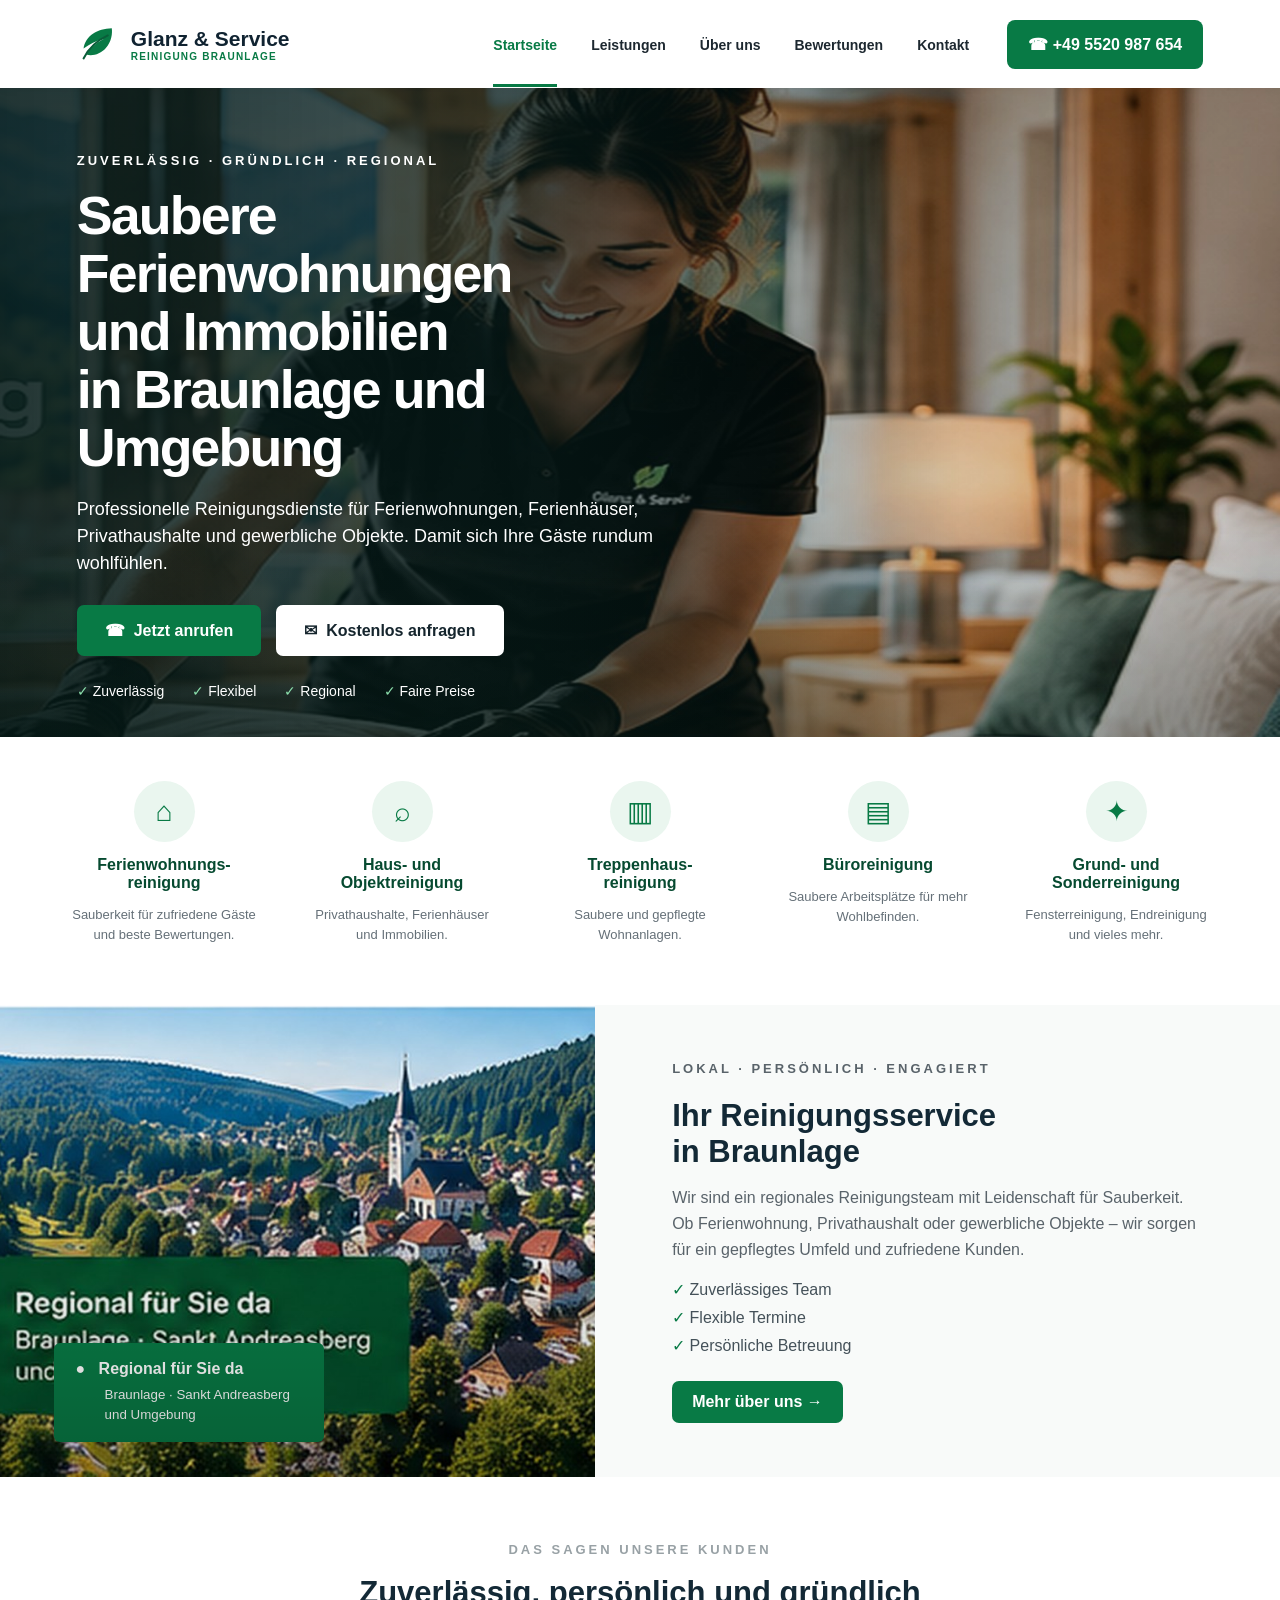
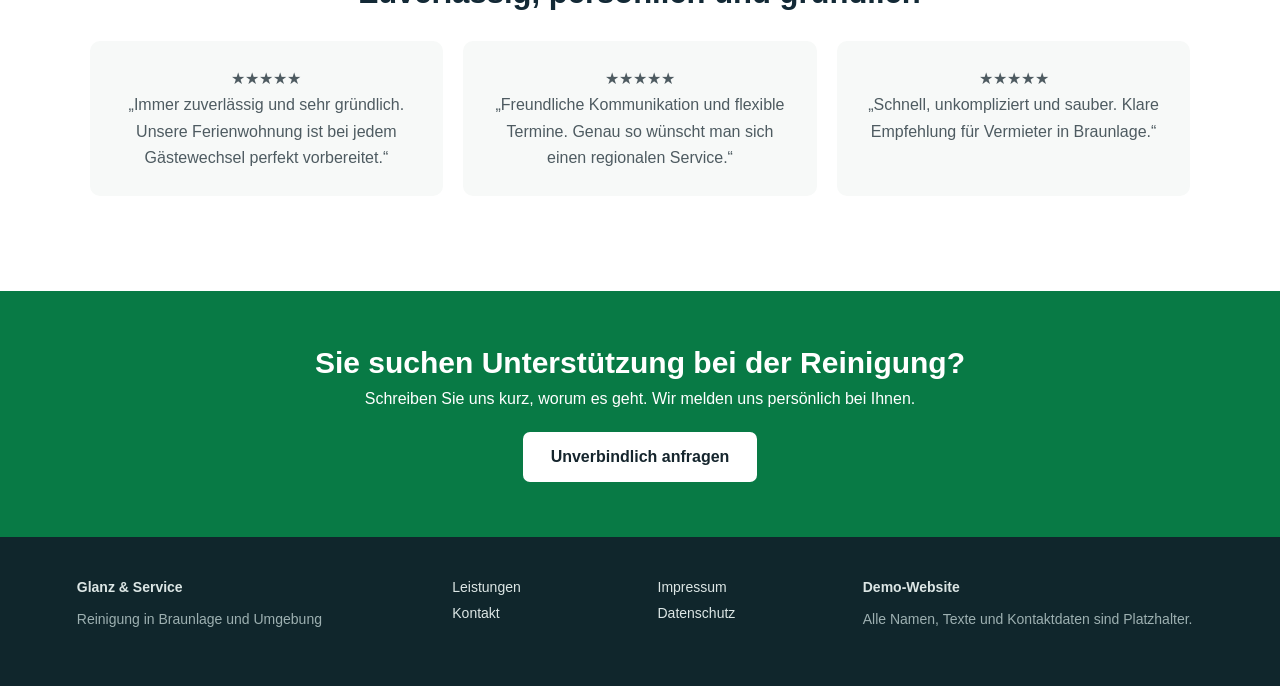
<file: index.html>
<!doctype html><html lang="de"><head><meta charset="utf-8"><meta name="viewport" content="width=device-width,initial-scale=1"><title>Glanz & Service | Reinigung in Braunlage</title><meta name="description" content="Zuverlässige Reinigung von Ferienwohnungen, Privathaushalten und gewerblichen Objekten in Braunlage und Umgebung."><link rel="stylesheet" href="css/style.css"><script type="application/ld+json">{"@context":"https://schema.org","@type":"LocalBusiness","name":"Glanz & Service","description":"Reinigungsservice in Braunlage und Umgebung","areaServed":["Braunlage","Sankt Andreasberg","Hohegeiß"]}</script></head><body>
<header><a class="brand" href="index.html"><img class="logo-mark" src="images/logo-mark.svg" alt=""><span><b>Glanz & Service</b><small>REINIGUNG BRAUNLAGE</small></span></a><button class="menu" aria-label="Menü öffnen">☰</button><nav><a class="active" href="index.html">Startseite</a><a href="leistungen.html">Leistungen</a><a href="#ueber-uns">Über uns</a><a href="#bewertungen">Bewertungen</a><a href="kontakt.html">Kontakt</a></nav><a class="call top" href="tel:+495520987654">☎ +49 5520 987 654</a></header>
<main><section class="hero"><div class="hero-bg"></div><div class="hero-content"><p class="eyebrow">ZUVERLÄSSIG · GRÜNDLICH · REGIONAL</p><h1>Saubere Ferienwohnungen<br>und Immobilien<br>in Braunlage und Umgebung</h1><p class="lead">Professionelle Reinigungsdienste für Ferienwohnungen, Ferienhäuser, Privathaushalte und gewerbliche Objekte. Damit sich Ihre Gäste rundum wohlfühlen.</p><div class="actions"><a class="btn primary" href="tel:+495520987654">☎ &nbsp;Jetzt anrufen</a><a class="btn secondary" href="kontakt.html">✉ &nbsp;Kostenlos anfragen</a></div><div class="trust"><span>✓ Zuverlässig</span><span>✓ Flexibel</span><span>✓ Regional</span><span>✓ Faire Preise</span></div></div></section>
<section class="services"><article><i>⌂</i><h2>Ferienwohnungs-<br>reinigung</h2><p>Sauberkeit für zufriedene Gäste und beste Bewertungen.</p></article><article><i>⌕</i><h2>Haus- und<br>Objektreinigung</h2><p>Privathaushalte, Ferienhäuser und Immobilien.</p></article><article><i>▥</i><h2>Treppenhaus-<br>reinigung</h2><p>Saubere und gepflegte Wohnanlagen.</p></article><article><i>▤</i><h2>Büroreinigung</h2><p>Saubere Arbeitsplätze für mehr Wohlbefinden.</p></article><article><i>✦</i><h2>Grund- und<br>Sonderreinigung</h2><p>Fensterreinigung, Endreinigung und vieles mehr.</p></article></section>
<section class="local" id="ueber-uns"><div class="local-photo"><div class="region"><b>● &nbsp; Regional für Sie da</b><small>Braunlage · Sankt Andreasberg<br>und Umgebung</small></div></div><div class="local-copy"><p class="eyebrow dark">LOKAL · PERSÖNLICH · ENGAGIERT</p><h2>Ihr Reinigungsservice<br>in Braunlage</h2><p>Wir sind ein regionales Reinigungsteam mit Leidenschaft für Sauberkeit. Ob Ferienwohnung, Privathaushalt oder gewerbliche Objekte – wir sorgen für ein gepflegtes Umfeld und zufriedene Kunden.</p><div class="checks"><span>✓ Zuverlässiges Team</span><span>✓ Flexible Termine</span><span>✓ Persönliche Betreuung</span></div><a class="btn primary small" href="kontakt.html">Mehr über uns →</a></div></section>
<section class="reviews" id="bewertungen"><p class="eyebrow dark">DAS SAGEN UNSERE KUNDEN</p><h2>Zuverlässig, persönlich und gründlich</h2><div class="review-grid"><blockquote>★★★★★<br>„Immer zuverlässig und sehr gründlich. Unsere Ferienwohnung ist bei jedem Gästewechsel perfekt vorbereitet.“</blockquote><blockquote>★★★★★<br>„Freundliche Kommunikation und flexible Termine. Genau so wünscht man sich einen regionalen Service.“</blockquote><blockquote>★★★★★<br>„Schnell, unkompliziert und sauber. Klare Empfehlung für Vermieter in Braunlage.“</blockquote></div></section>
<section class="cta"><h2>Sie suchen Unterstützung bei der Reinigung?</h2><p>Schreiben Sie uns kurz, worum es geht. Wir melden uns persönlich bei Ihnen.</p><a class="btn secondary" href="kontakt.html">Unverbindlich anfragen</a></section></main>
<footer><div><b>Glanz & Service</b><p>Reinigung in Braunlage und Umgebung</p></div><div><a href="leistungen.html">Leistungen</a><a href="kontakt.html">Kontakt</a></div><div><a href="impressum.html">Impressum</a><a href="datenschutz.html">Datenschutz</a></div><div><b>Demo-Website</b><p>Alle Namen, Texte und Kontaktdaten sind Platzhalter.</p></div></footer><script src="js/main.js"></script></body></html>
</file>
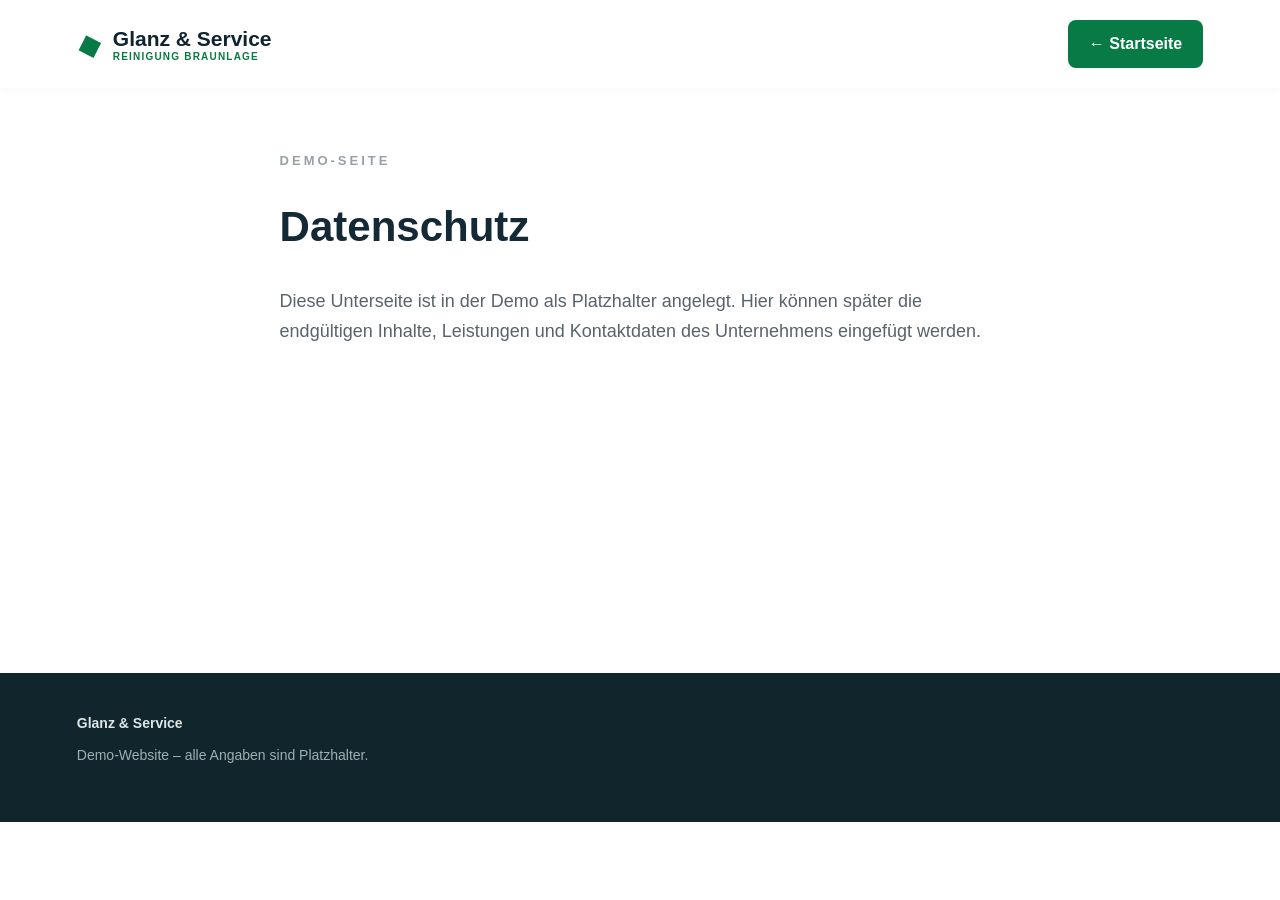
<file: datenschutz.html>
<!doctype html><html lang="de"><head><meta charset="utf-8"><meta name="viewport" content="width=device-width,initial-scale=1"><title>Datenschutz | Glanz & Service</title><link rel="stylesheet" href="css/style.css"></head><body><header><a class="brand" href="index.html"><span class="leaf">◆</span><span><b>Glanz & Service</b><small>REINIGUNG BRAUNLAGE</small></span></a><a class="call" href="index.html">← Startseite</a></header><main><section class="reviews" style="min-height:65vh;text-align:left;max-width:900px;margin:auto"><p class="eyebrow dark">DEMO-SEITE</p><h1 style="font-size:42px;color:#132936">Datenschutz</h1><p style="font-size:18px;line-height:1.7;color:#59636a">Diese Unterseite ist in der Demo als Platzhalter angelegt. Hier können später die endgültigen Inhalte, Leistungen und Kontaktdaten des Unternehmens eingefügt werden.</p></section></main><footer><div><b>Glanz & Service</b><p>Demo-Website – alle Angaben sind Platzhalter.</p></div></footer></body></html>
</file>
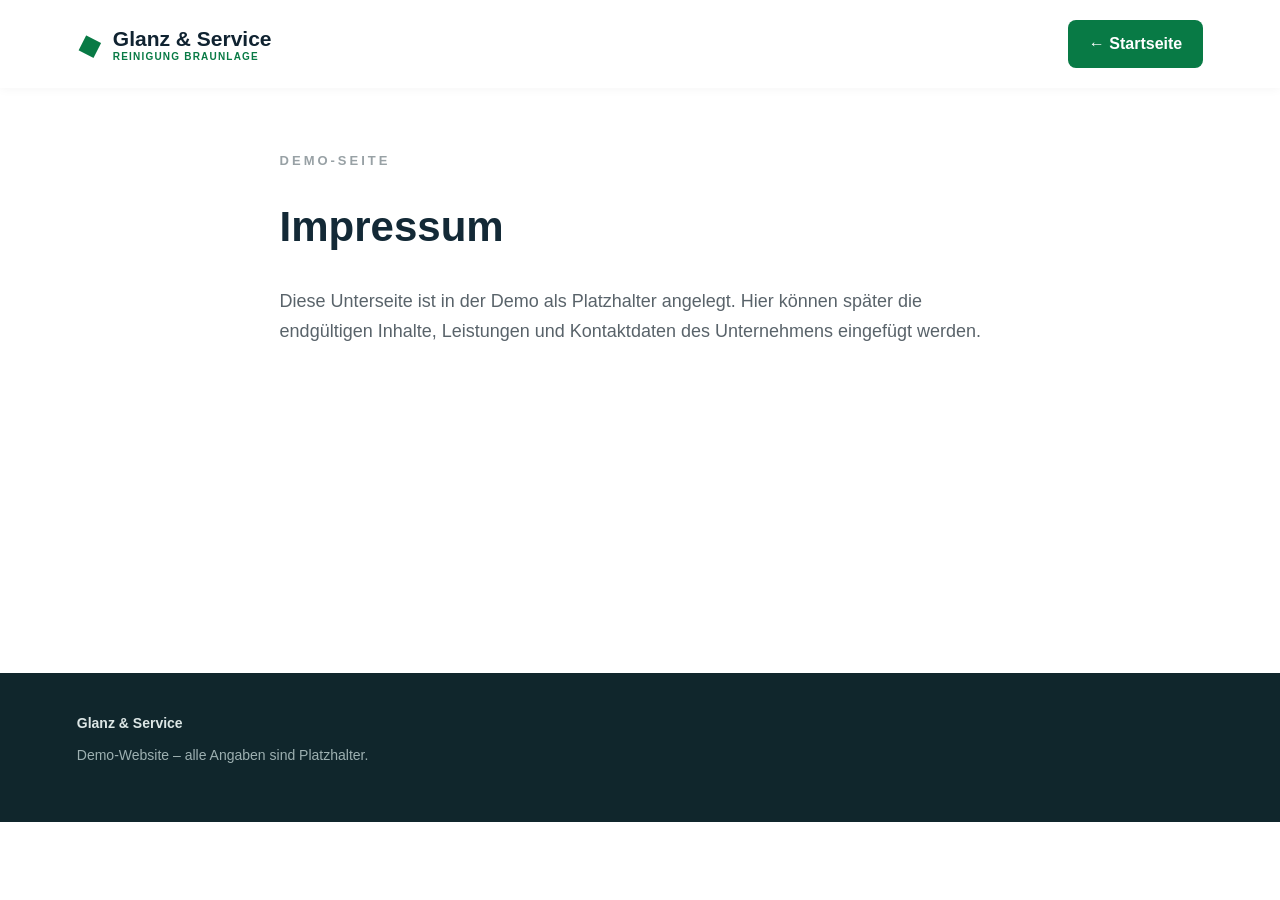
<file: impressum.html>
<!doctype html><html lang="de"><head><meta charset="utf-8"><meta name="viewport" content="width=device-width,initial-scale=1"><title>Impressum | Glanz & Service</title><link rel="stylesheet" href="css/style.css"></head><body><header><a class="brand" href="index.html"><span class="leaf">◆</span><span><b>Glanz & Service</b><small>REINIGUNG BRAUNLAGE</small></span></a><a class="call" href="index.html">← Startseite</a></header><main><section class="reviews" style="min-height:65vh;text-align:left;max-width:900px;margin:auto"><p class="eyebrow dark">DEMO-SEITE</p><h1 style="font-size:42px;color:#132936">Impressum</h1><p style="font-size:18px;line-height:1.7;color:#59636a">Diese Unterseite ist in der Demo als Platzhalter angelegt. Hier können später die endgültigen Inhalte, Leistungen und Kontaktdaten des Unternehmens eingefügt werden.</p></section></main><footer><div><b>Glanz & Service</b><p>Demo-Website – alle Angaben sind Platzhalter.</p></div></footer></body></html>
</file>
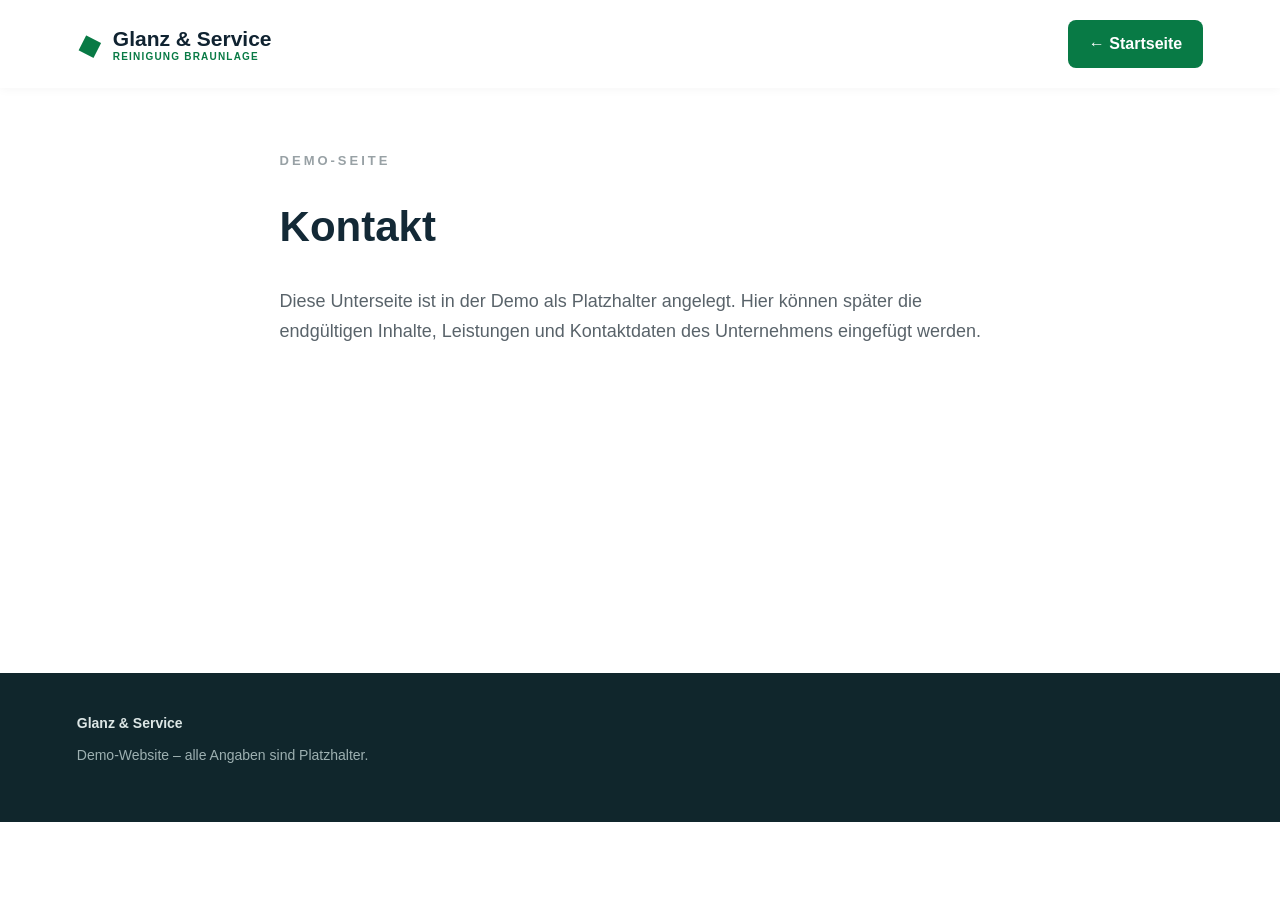
<file: kontakt.html>
<!doctype html><html lang="de"><head><meta charset="utf-8"><meta name="viewport" content="width=device-width,initial-scale=1"><title>Kontakt | Glanz & Service</title><link rel="stylesheet" href="css/style.css"></head><body><header><a class="brand" href="index.html"><span class="leaf">◆</span><span><b>Glanz & Service</b><small>REINIGUNG BRAUNLAGE</small></span></a><a class="call" href="index.html">← Startseite</a></header><main><section class="reviews" style="min-height:65vh;text-align:left;max-width:900px;margin:auto"><p class="eyebrow dark">DEMO-SEITE</p><h1 style="font-size:42px;color:#132936">Kontakt</h1><p style="font-size:18px;line-height:1.7;color:#59636a">Diese Unterseite ist in der Demo als Platzhalter angelegt. Hier können später die endgültigen Inhalte, Leistungen und Kontaktdaten des Unternehmens eingefügt werden.</p></section></main><footer><div><b>Glanz & Service</b><p>Demo-Website – alle Angaben sind Platzhalter.</p></div></footer></body></html>
</file>
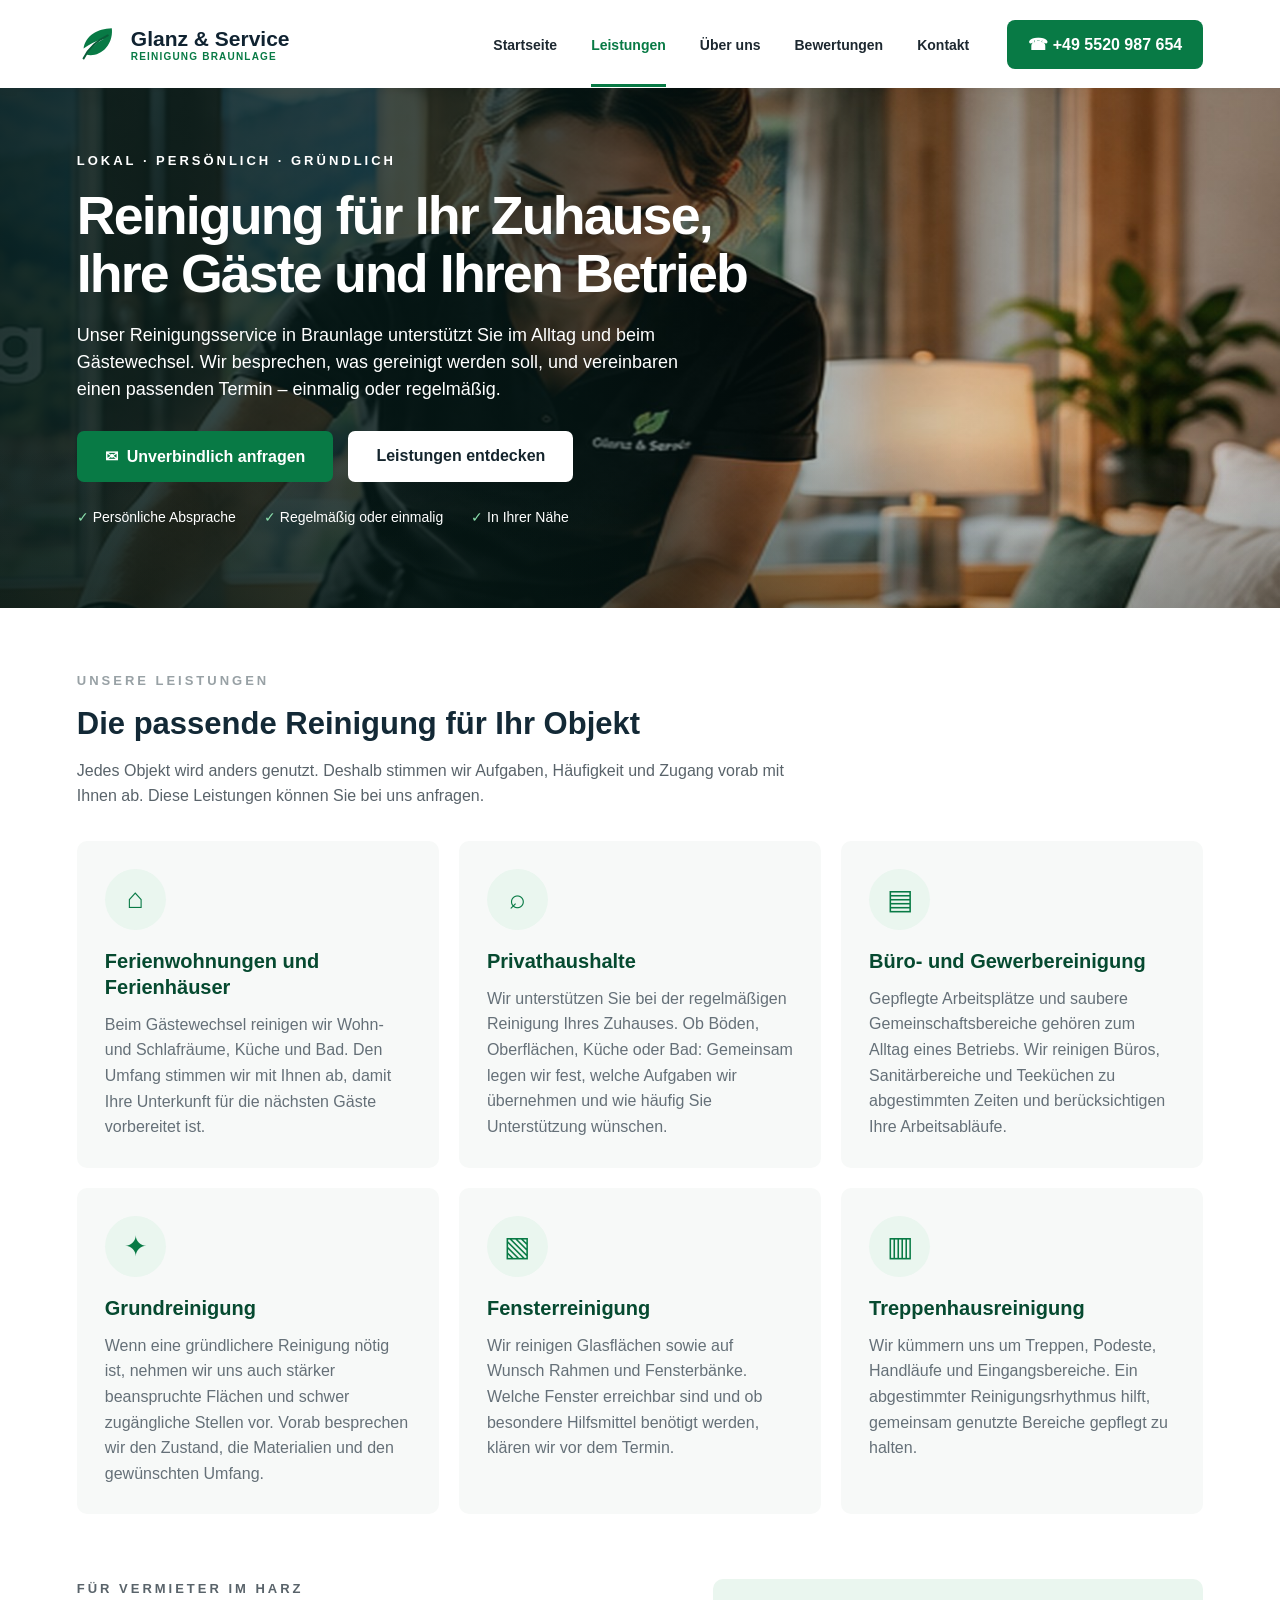
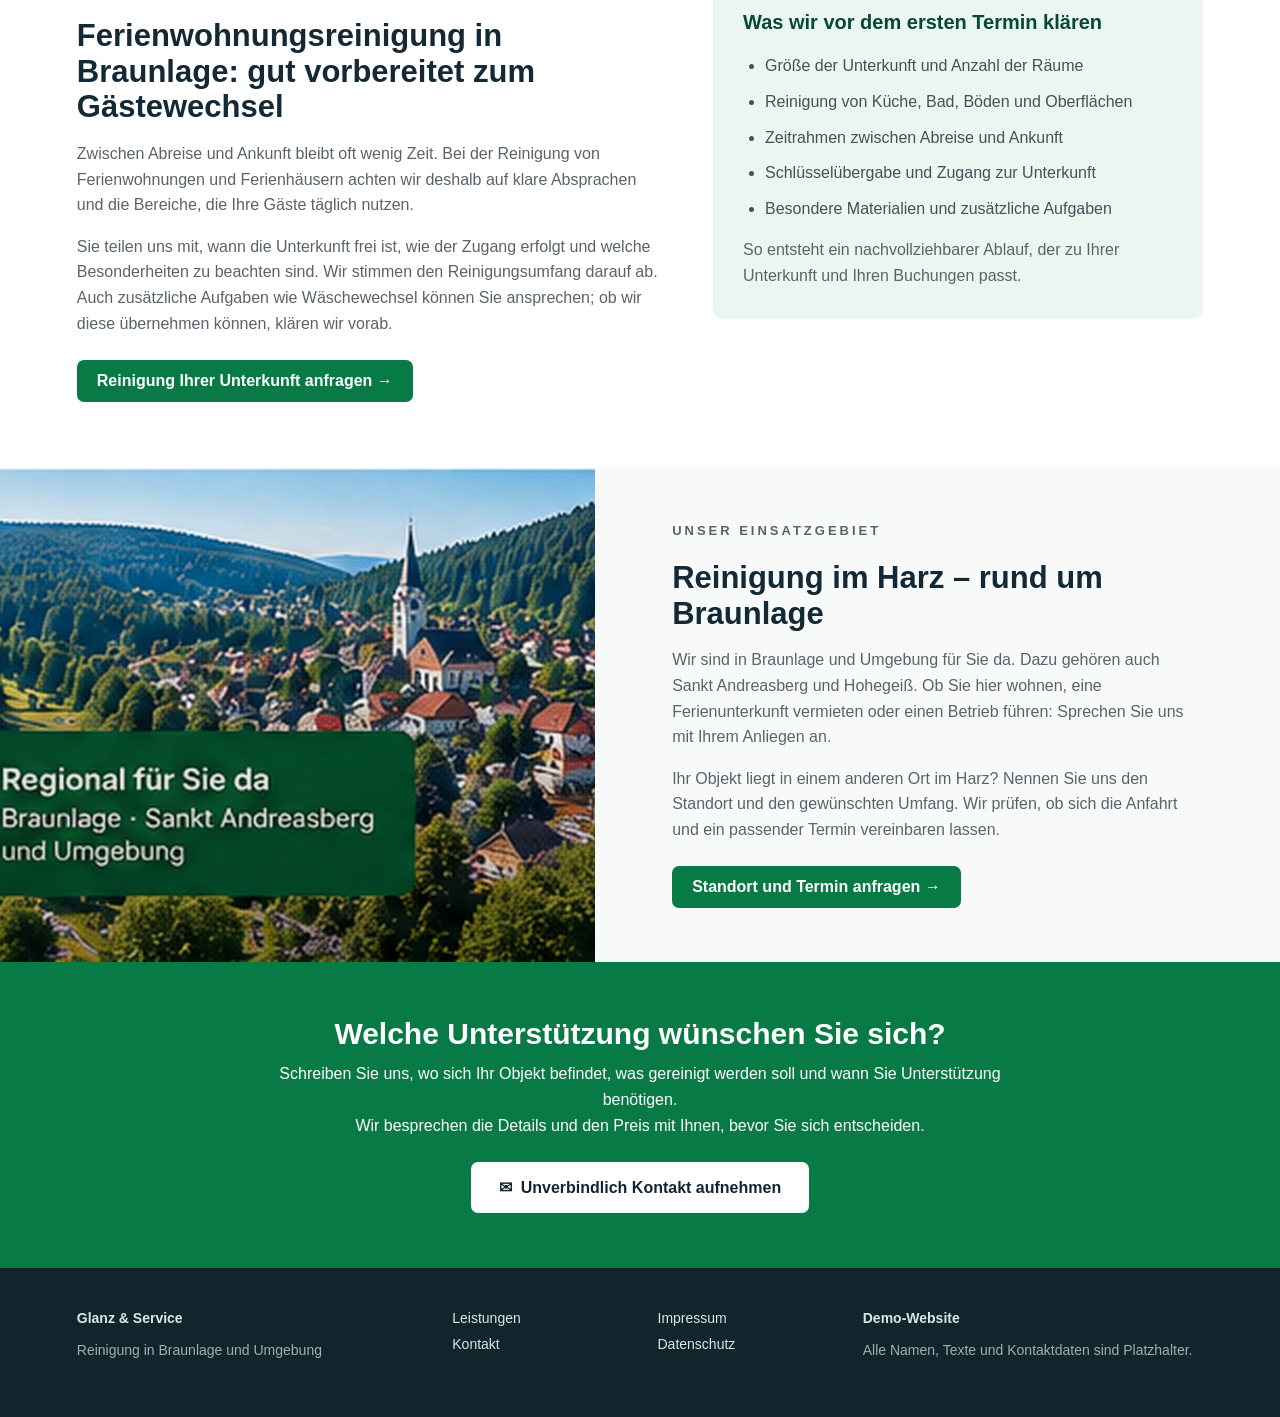
<file: leistungen.html>
<!doctype html>
<html lang="de">
<head>
<meta charset="utf-8">
<meta name="viewport" content="width=device-width,initial-scale=1">
<title>Leistungen – Reinigungsservice Braunlage | Glanz &amp; Service</title>
<meta name="description" content="Reinigung von Ferienwohnungen, Privathaushalten, Büros und Treppenhäusern in Braunlage und Umgebung. Auch Grund- und Fensterreinigung. Unverbindlich anfragen.">
<link rel="stylesheet" href="css/style.css">
</head>
<body class="leistungen-page">
<header><a class="brand" href="index.html"><img class="logo-mark" src="images/logo-mark.svg" alt=""><span><b>Glanz & Service</b><small>REINIGUNG BRAUNLAGE</small></span></a><button class="menu" aria-label="Menü öffnen">☰</button><nav><a href="index.html">Startseite</a><a class="active" aria-current="page" href="leistungen.html">Leistungen</a><a href="index.html#ueber-uns">Über uns</a><a href="index.html#bewertungen">Bewertungen</a><a href="kontakt.html">Kontakt</a></nav><a class="call top" href="tel:+495520987654">☎ +49 5520 987 654</a></header>
<main>
<section class="hero" aria-labelledby="leistungen-title">
<div class="hero-bg" aria-hidden="true"></div>
<div class="hero-content">
<p class="eyebrow">LOKAL · PERSÖNLICH · GRÜNDLICH</p>
<h1 id="leistungen-title">Reinigung für Ihr Zuhause,<br>Ihre Gäste und Ihren Betrieb</h1>
<p class="lead">Unser Reinigungsservice in Braunlage unterstützt Sie im Alltag und beim Gästewechsel. Wir besprechen, was gereinigt werden soll, und vereinbaren einen passenden Termin – einmalig oder regelmäßig.</p>
<div class="actions"><a class="btn primary" href="kontakt.html"><span aria-hidden="true">✉ &nbsp;</span>Unverbindlich anfragen</a><a class="btn secondary" href="#leistungen">Leistungen entdecken</a></div>
<div class="trust"><span>✓ Persönliche Absprache</span><span>✓ Regelmäßig oder einmalig</span><span>✓ In Ihrer Nähe</span></div>
</div>
</section>

<section class="leistung-overview" id="leistungen" aria-labelledby="overview-title">
<div class="leistung-heading"><p class="eyebrow dark">UNSERE LEISTUNGEN</p><h2 id="overview-title">Die passende Reinigung für Ihr Objekt</h2><p>Jedes Objekt wird anders genutzt. Deshalb stimmen wir Aufgaben, Häufigkeit und Zugang vorab mit Ihnen ab. Diese Leistungen können Sie bei uns anfragen.</p></div>
<div class="leistung-grid">
<article class="leistung-card"><i aria-hidden="true">⌂</i><h3>Ferienwohnungen und Ferienhäuser</h3><p>Beim Gästewechsel reinigen wir Wohn- und Schlafräume, Küche und Bad. Den Umfang stimmen wir mit Ihnen ab, damit Ihre Unterkunft für die nächsten Gäste vorbereitet ist.</p></article>
<article class="leistung-card"><i aria-hidden="true">⌕</i><h3>Privathaushalte</h3><p>Wir unterstützen Sie bei der regelmäßigen Reinigung Ihres Zuhauses. Ob Böden, Oberflächen, Küche oder Bad: Gemeinsam legen wir fest, welche Aufgaben wir übernehmen und wie häufig Sie Unterstützung wünschen.</p></article>
<article class="leistung-card"><i aria-hidden="true">▤</i><h3>Büro- und Gewerbereinigung</h3><p>Gepflegte Arbeitsplätze und saubere Gemeinschaftsbereiche gehören zum Alltag eines Betriebs. Wir reinigen Büros, Sanitärbereiche und Teeküchen zu abgestimmten Zeiten und berücksichtigen Ihre Arbeitsabläufe.</p></article>
<article class="leistung-card"><i aria-hidden="true">✦</i><h3>Grundreinigung</h3><p>Wenn eine gründlichere Reinigung nötig ist, nehmen wir uns auch stärker beanspruchte Flächen und schwer zugängliche Stellen vor. Vorab besprechen wir den Zustand, die Materialien und den gewünschten Umfang.</p></article>
<article class="leistung-card"><i aria-hidden="true">▧</i><h3>Fensterreinigung</h3><p>Wir reinigen Glasflächen sowie auf Wunsch Rahmen und Fensterbänke. Welche Fenster erreichbar sind und ob besondere Hilfsmittel benötigt werden, klären wir vor dem Termin.</p></article>
<article class="leistung-card"><i aria-hidden="true">▥</i><h3>Treppenhausreinigung</h3><p>Wir kümmern uns um Treppen, Podeste, Handläufe und Eingangsbereiche. Ein abgestimmter Reinigungsrhythmus hilft, gemeinsam genutzte Bereiche gepflegt zu halten.</p></article>
</div>
</section>

<section class="ferien-section" aria-labelledby="ferien-title">
<div class="ferien-intro"><p class="eyebrow dark">FÜR VERMIETER IM HARZ</p><h2 id="ferien-title">Ferienwohnungsreinigung in Braunlage: gut vorbereitet zum Gästewechsel</h2><p>Zwischen Abreise und Ankunft bleibt oft wenig Zeit. Bei der Reinigung von Ferienwohnungen und Ferienhäusern achten wir deshalb auf klare Absprachen und die Bereiche, die Ihre Gäste täglich nutzen.</p><p>Sie teilen uns mit, wann die Unterkunft frei ist, wie der Zugang erfolgt und welche Besonderheiten zu beachten sind. Wir stimmen den Reinigungsumfang darauf ab. Auch zusätzliche Aufgaben wie Wäschewechsel können Sie ansprechen; ob wir diese übernehmen können, klären wir vorab.</p><a class="btn primary small" href="kontakt.html">Reinigung Ihrer Unterkunft anfragen →</a></div>
<div class="ferien-details"><h3>Was wir vor dem ersten Termin klären</h3><ul><li>Größe der Unterkunft und Anzahl der Räume</li><li>Reinigung von Küche, Bad, Böden und Oberflächen</li><li>Zeitrahmen zwischen Abreise und Ankunft</li><li>Schlüsselübergabe und Zugang zur Unterkunft</li><li>Besondere Materialien und zusätzliche Aufgaben</li></ul><p>So entsteht ein nachvollziehbarer Ablauf, der zu Ihrer Unterkunft und Ihren Buchungen passt.</p></div>
</section>

<section class="local" aria-labelledby="gebiet-title">
<div class="local-photo" role="img" aria-label="Blick auf die Harzer Landschaft rund um Braunlage"></div>
<div class="local-copy"><p class="eyebrow dark">UNSER EINSATZGEBIET</p><h2 id="gebiet-title">Reinigung im Harz – rund um Braunlage</h2><p>Wir sind in Braunlage und Umgebung für Sie da. Dazu gehören auch Sankt Andreasberg und Hohegeiß. Ob Sie hier wohnen, eine Ferienunterkunft vermieten oder einen Betrieb führen: Sprechen Sie uns mit Ihrem Anliegen an.</p><p>Ihr Objekt liegt in einem anderen Ort im Harz? Nennen Sie uns den Standort und den gewünschten Umfang. Wir prüfen, ob sich die Anfahrt und ein passender Termin vereinbaren lassen.</p><a class="btn primary small" href="kontakt.html">Standort und Termin anfragen →</a></div>
</section>

<section class="cta" aria-labelledby="kontakt-title"><h2 id="kontakt-title">Welche Unterstützung wünschen Sie sich?</h2><p>Schreiben Sie uns, wo sich Ihr Objekt befindet, was gereinigt werden soll und wann Sie Unterstützung benötigen.<br>Wir besprechen die Details und den Preis mit Ihnen, bevor Sie sich entscheiden.</p><a class="btn secondary" href="kontakt.html"><span aria-hidden="true">✉ &nbsp;</span>Unverbindlich Kontakt aufnehmen</a></section>
</main>
<footer><div><b>Glanz & Service</b><p>Reinigung in Braunlage und Umgebung</p></div><div><a href="leistungen.html">Leistungen</a><a href="kontakt.html">Kontakt</a></div><div><a href="impressum.html">Impressum</a><a href="datenschutz.html">Datenschutz</a></div><div><b>Demo-Website</b><p>Alle Namen, Texte und Kontaktdaten sind Platzhalter.</p></div></footer>
<script src="js/main.js"></script>
</body>
</html>
</file>
<file: css/style.css>
:root{--green:#087a45;--dark:#0b2631;--pale:#eaf6ef;--text:#1d2830;--muted:#657078}*{box-sizing:border-box}html{scroll-behavior:smooth}body{margin:0;font-family:Inter,ui-sans-serif,-apple-system,BlinkMacSystemFont,"Segoe UI",sans-serif;color:var(--text);background:#fff}a{text-decoration:none;color:inherit}header{height:88px;display:flex;align-items:center;padding:0 clamp(24px,6vw,88px);gap:38px;background:#fff;position:relative;z-index:20;box-shadow:0 1px 10px #0000000b}.brand{display:flex;align-items:center;gap:12px;margin-right:auto}.brand b{font-size:21px;color:#102331}.brand small{display:block;font-size:10px;letter-spacing:.12em;color:var(--green);font-weight:800}.leaf{font-size:31px;color:var(--green);transform:rotate(-18deg)}.logo-mark{width:42px;height:42px}nav{display:flex;gap:34px;font-size:14px;font-weight:650}nav a{padding:35px 0 31px;border-bottom:3px solid transparent}nav a:hover,.active{color:var(--green);border-color:var(--green)!important}.call{background:var(--green);color:#fff;padding:15px 21px;border-radius:8px;font-weight:700}.menu{display:none;border:0;background:none;font-size:27px}.hero{min-height:520px;position:relative;color:#fff;overflow:hidden}.hero-bg{position:absolute;inset:0;background:linear-gradient(90deg,rgba(6,27,25,.88) 0%,rgba(6,27,25,.72) 42%,rgba(6,27,25,.15) 75%),url("../images/hero-cleaning.jpg") center 42%/cover no-repeat;}.hero-bg:after{content:"";position:absolute;inset:0;background:linear-gradient(180deg,transparent 68%,rgba(4,20,15,.25));pointer-events:none}.hero-content{position:relative;max-width:760px;padding:65px clamp(24px,6vw,88px) 38px}.eyebrow{font-size:13px;letter-spacing:.23em;font-weight:750;margin:0 0 18px}.hero h1{font-size:clamp(38px,4.2vw,59px);line-height:1.08;margin:0 0 20px;letter-spacing:-.035em}.lead{font-size:18px;line-height:1.5;max-width:650px}.actions{display:flex;gap:15px;margin:28px 0 27px}.btn{display:inline-block;padding:16px 28px;border-radius:7px;font-weight:750}.primary{background:var(--green);color:#fff}.secondary{background:#fff;color:#15252d}.trust{display:flex;gap:28px;flex-wrap:wrap;font-size:14px}.trust span:First-letter{color:#8ce0ad}.services{display:grid;grid-template-columns:repeat(5,1fr);max-width:1400px;margin:auto;padding:32px 45px 36px}.services article{text-align:center;padding:12px 22px}.services i{display:grid;place-items:center;margin:auto;width:61px;height:61px;border-radius:50%;background:var(--pale);color:var(--green);font-style:normal;font-size:28px}.services h2{font-size:16px;color:#064a30;margin:14px 0 9px}.services p{font-size:13px;line-height:1.5;color:var(--muted)}.local{display:grid;grid-template-columns:1fr 1.15fr;min-height:380px;background:#f8faf9}.local-photo{min-height:380px;background:url("../images/braunlage-region.jpg") center/cover no-repeat;position:relative}.local-photo:after{content:"";position:absolute;inset:0;background:linear-gradient(180deg,transparent 45%,rgba(0,0,0,.22));pointer-events:none}.region{position:absolute;bottom:35px;left:9%;background:var(--green);color:#fff;padding:17px 22px;border-radius:6px;min-width:270px}.region small{display:block;margin:7px 0 0 29px;line-height:1.5}.local-copy{padding:54px clamp(30px,6vw,80px)}.dark{color:#98a1a5}.local-copy h2,.reviews h2{font-size:31px;line-height:1.15;margin:8px 0 16px;color:#132936}.local-copy p{max-width:650px;line-height:1.6;color:#59636a}.checks{display:grid;gap:9px;margin:18px 0;color:#445159}.checks span:First-letter{color:var(--green)}.small{padding:12px 20px;margin-top:8px}.reviews{text-align:center;padding:65px clamp(24px,7vw,100px)}.review-grid{display:grid;grid-template-columns:repeat(3,1fr);gap:20px;max-width:1200px;margin:30px auto}.review-grid blockquote{margin:0;padding:25px;background:#f7f9f8;border-radius:10px;line-height:1.65;color:#4e5b61}.cta{text-align:center;background:var(--green);color:#fff;padding:55px 20px}.cta h2{font-size:30px;margin:0 0 10px}.cta p{margin:0 0 24px}footer{display:grid;grid-template-columns:2fr 1fr 1fr 2fr;gap:35px;padding:42px clamp(24px,6vw,88px);background:#10262c;color:#dce6e5;font-size:14px}footer a{display:block;margin-bottom:10px}footer p{color:#9db0b1;line-height:1.5}.menu.open+nav{display:flex}
@media(max-width:950px){header{height:74px;padding:0 22px}.top,header nav{display:none}.menu{display:block;order:3}.menu.open+nav{position:absolute;top:74px;left:0;right:0;background:#fff;flex-direction:column;gap:0;padding:12px 25px 20px;box-shadow:0 10px 20px #0002}.menu.open+nav a{padding:12px 0;border:0}.hero{min-height:590px}.hero-content{padding-top:45px}.hero h1{font-size:42px}.services{grid-template-columns:repeat(2,1fr);padding:28px 12px}.services article:last-child{grid-column:1/-1}.local{grid-template-columns:1fr}.review-grid{grid-template-columns:1fr}.local-photo{min-height:290px}footer{grid-template-columns:1fr 1fr}}
@media(max-width:560px){.brand b{font-size:18px}.hero{min-height:660px}.hero-content{padding:38px 22px}.hero h1{font-size:38px}.lead{font-size:16px}.actions{flex-direction:column}.btn{text-align:center;width:100%}.trust{display:grid;grid-template-columns:1fr 1fr;gap:12px}.services article{padding:10px 8px}.local-copy{padding:40px 24px}.reviews{padding:50px 20px}.cta h2{font-size:25px}footer{grid-template-columns:1fr}.hero-bg:after{right:-120px;opacity:.35}}

/* Leistungen: page-specific additions; homepage styles stay unchanged. */
.leistungen-page .hero{min-height:520px}
.leistungen-page .hero-content{max-width:880px}
.leistungen-page .actions{flex-wrap:wrap}
.leistungen-page .hero h1,.leistungen-page h2,.leistungen-page h3{overflow-wrap:break-word}
.leistungen-page .leistung-overview{max-width:1400px;margin:auto;padding:65px clamp(24px,6vw,88px)}
.leistungen-page .leistung-heading{max-width:720px;margin-bottom:32px}
.leistungen-page .leistung-heading h2,.leistungen-page .ferien-section h2{font-size:31px;line-height:1.15;margin:8px 0 16px;color:#132936}
.leistungen-page .leistung-heading>p:last-child,.leistungen-page .ferien-section p{line-height:1.6;color:#59636a}
.leistungen-page .leistung-grid{display:grid;grid-template-columns:repeat(3,minmax(0,1fr));gap:20px}
.leistungen-page .leistung-card{padding:28px;background:#f7f9f8;border-radius:10px}
.leistungen-page .leistung-card i{display:grid;place-items:center;width:61px;height:61px;border-radius:50%;background:var(--pale);color:var(--green);font-style:normal;font-size:28px}
.leistungen-page .leistung-card h3{font-size:20px;line-height:1.3;color:#064a30;margin:18px 0 12px}
.leistungen-page .leistung-card p{font-size:16px;line-height:1.6;color:var(--muted);margin:0}
.leistungen-page .ferien-section{display:grid;grid-template-columns:minmax(0,1.2fr) minmax(0,1fr);gap:48px;max-width:1400px;margin:auto;padding:0 clamp(24px,6vw,88px) 65px;align-items:start}
.leistungen-page .ferien-details{background:var(--pale);padding:30px;border-radius:10px}
.leistungen-page .ferien-details h3{font-size:20px;line-height:1.3;color:#064a30;margin:0 0 18px}
.leistungen-page .ferien-details ul{padding-left:22px;line-height:1.6;color:#445159;margin:0}
.leistungen-page .ferien-details li+li{margin-top:10px}
.leistungen-page .ferien-details p{margin-bottom:0}
.leistungen-page .cta p{max-width:760px;margin:0 auto 24px;line-height:1.6}
.leistungen-page .btn{max-width:100%;overflow-wrap:break-word}
@media(max-width:1100px) and (min-width:951px){.leistungen-page header{gap:20px}.leistungen-page header nav{gap:18px}.leistungen-page header .top{padding:15px 12px}}
@media(max-width:950px){.leistungen-page .leistung-grid{grid-template-columns:repeat(2,minmax(0,1fr))}.leistungen-page .ferien-section{grid-template-columns:1fr;gap:26px}.leistungen-page .hero{min-height:590px}}
@media(max-width:560px){.leistungen-page .hero{min-height:660px}.leistungen-page .hero h1{font-size:36px}.leistungen-page .leistung-overview{padding:45px 22px}.leistungen-page .leistung-grid{grid-template-columns:1fr}.leistungen-page .leistung-card{padding:24px}.leistungen-page .ferien-section{padding:0 22px 45px}.leistungen-page .ferien-details{padding:24px}.leistungen-page .leistung-heading h2,.leistungen-page .ferien-section h2{font-size:28px}.leistungen-page .eyebrow{letter-spacing:.15em}.leistungen-page .trust{grid-template-columns:1fr}}
</file>
